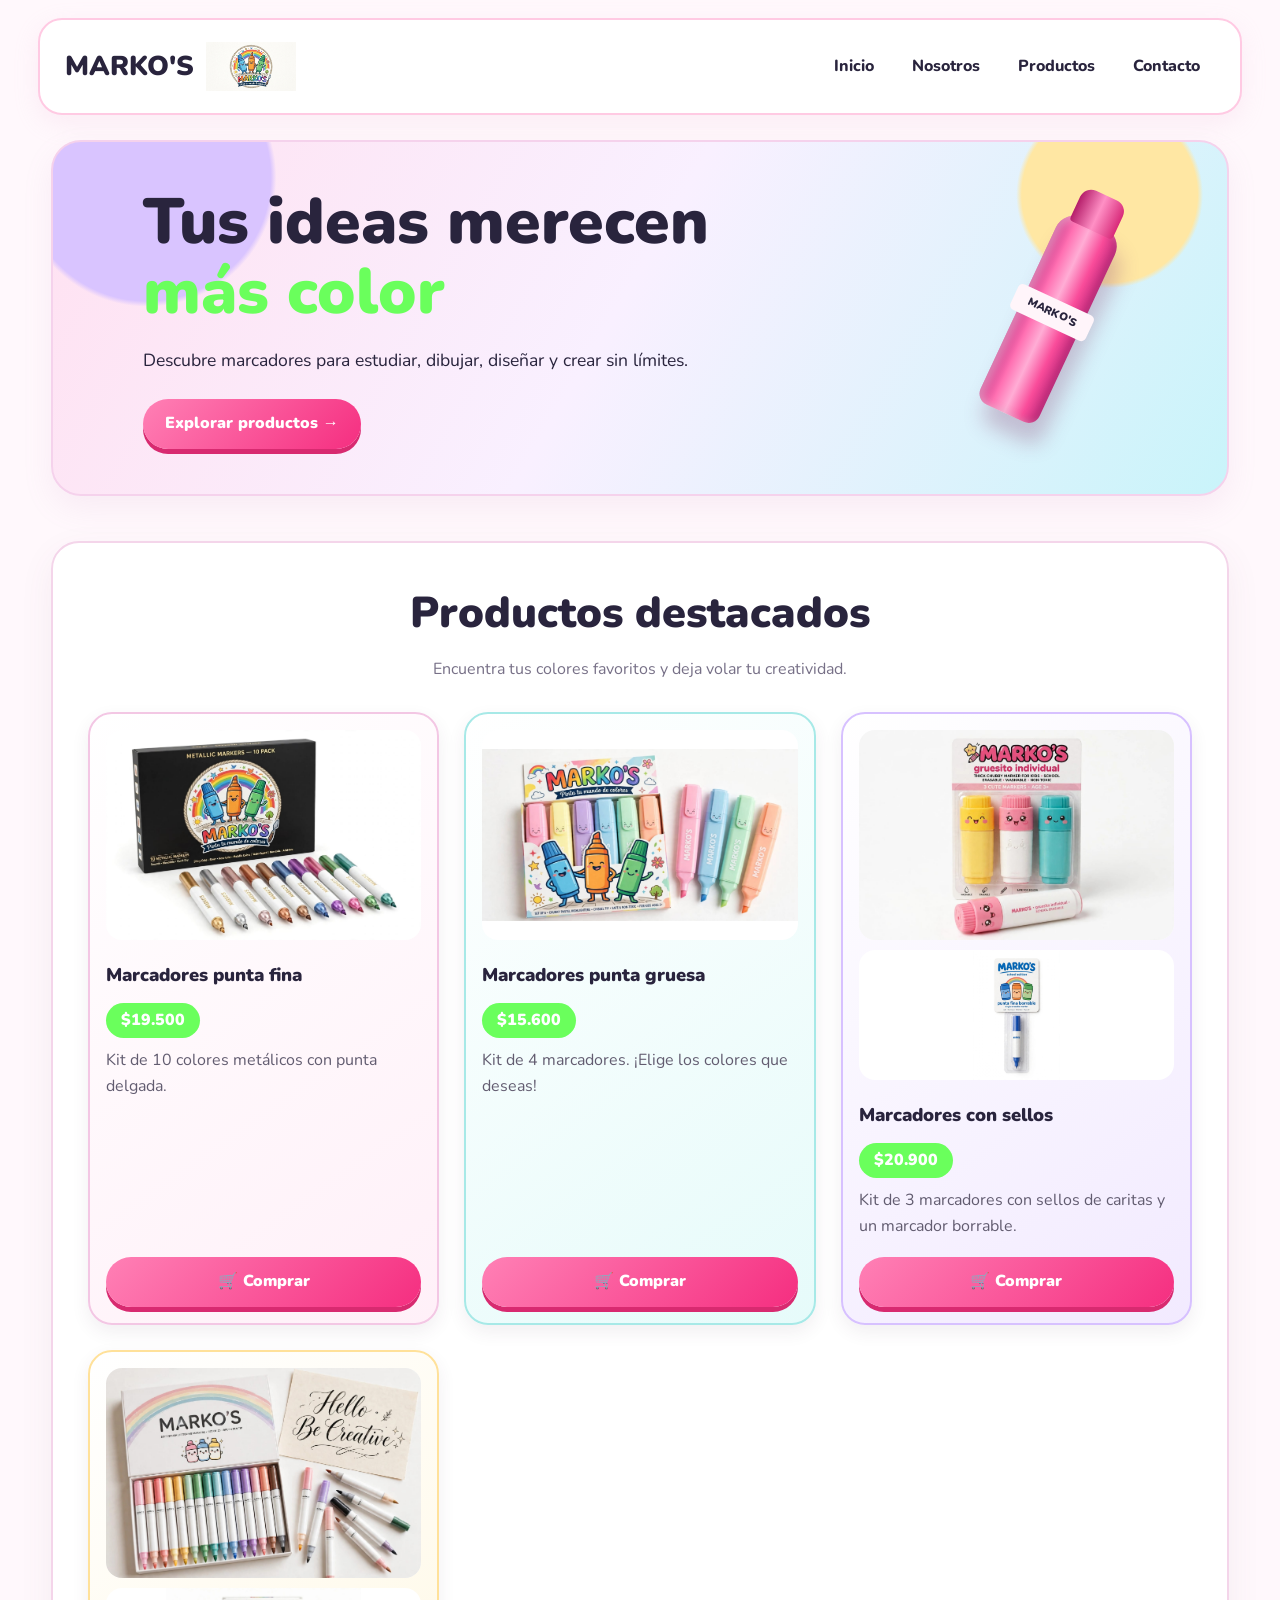
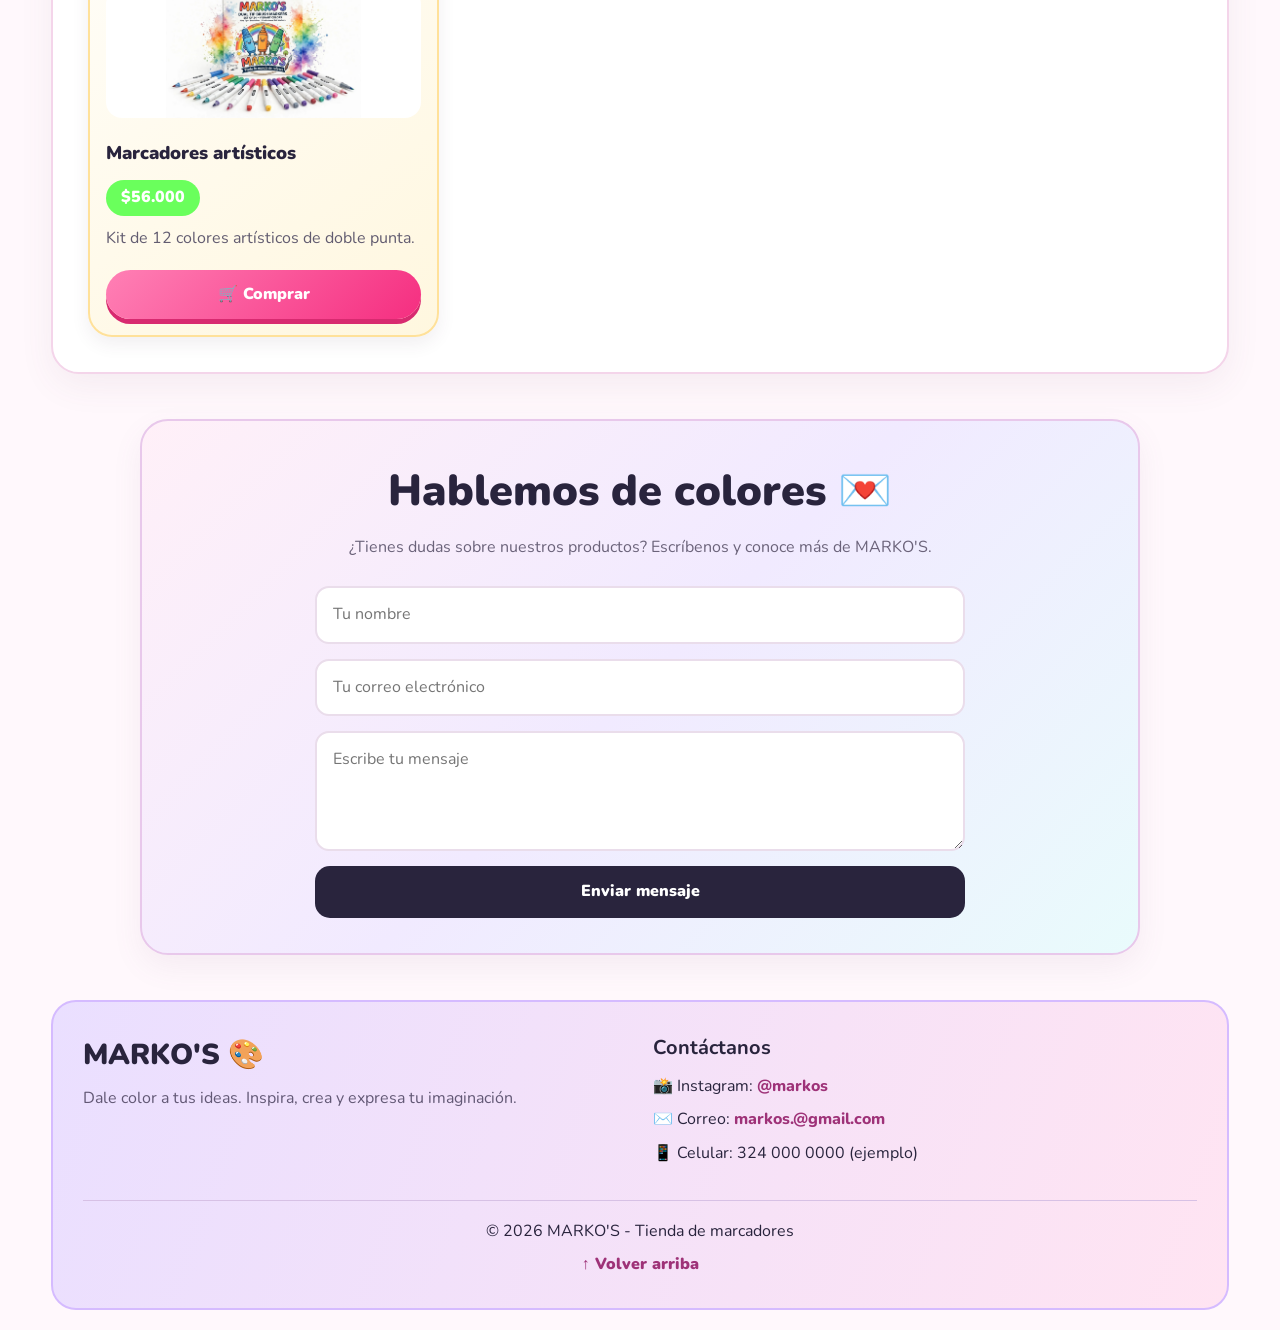
<file: demo/index.html>
<!DOCTYPE html>
<html lang="es">
<head>
    <meta charset="UTF-8">
    <meta name="viewport" content="width=device-width, initial-scale=1.0">
    <link rel="stylesheet" href="css/style.css">
    <title>MARKO'S | Tienda de marcadores</title>
</head>

<body>

    <header>
        <nav>
            <a href="index.html" class="logo">
                MARKO'S
                <img src="imagenes/logo.jpeg" alt="Logo de MARKO'S">
            </a>

            <ul class="nav-links">
                <li><a href="#inicio">Inicio</a></li>
                <li><a href="nosotros.html#quienes-somos">Nosotros</a></li>
                <li><a href="#productos">Productos</a></li>
                <li><a href="#contacto">Contacto</a></li>
            </ul>
        </nav>
    </header>

    <main>

        <!-- INICIO -->
        <section id="inicio" class="hero">
            <div class="hero-text">
                <h1>Tus ideas merecen <span>más color</span></h1>

                <p>
                    Descubre marcadores para estudiar, dibujar,
                    diseñar y crear sin límites.
                </p>

                <a href="#productos" class="boton">
                    Explorar productos →
                </a>
            </div>

            <div class="marcador-3d" aria-label="Marcador decorativo"></div>
        </section>

        <!-- PRODUCTOS -->
        <section id="productos">
            <h2>Productos destacados</h2>

            <p class="subtitulo">
                Encuentra tus colores favoritos y deja volar tu creatividad.
            </p>

            <div class="productos-grid">

                <!-- PRODUCTO 1 -->
                <article class="productos-card">
                    <div class="imagenes-producto">
                        <img src="imagenes/metalicos mk.jpg"
                             alt="Kit de marcadores metálicos">
                    </div>

                    <h3>Marcadores punta fina</h3>
                    <p class="precio">$19.500</p>

                    <p class="descripcion">
                        Kit de 10 colores metálicos con punta delgada.
                    </p>

                    <button class="btn-comprar"
                        onclick="comprar('Marcadores punta fina', 19500)">
                        🛒 Comprar
                    </button>
                </article>

                <!-- PRODUCTO 2 -->
                <article class="productos-card">
                    <div class="imagenes-producto">
                        <img src="imagenes/punta gruesa mk.jpg"
                             alt="Kit de marcadores de punta gruesa">
                    </div>

                    <h3>Marcadores punta gruesa</h3>
                    <p class="precio">$15.600</p>

                    <p class="descripcion">
                        Kit de 4 marcadores. ¡Elige los colores que deseas!
                    </p>

                    <button class="btn-comprar"
                        onclick="comprar('Marcadores punta gruesa', 15600)">
                        🛒 Comprar
                    </button>
                </article>

                <!-- PRODUCTO 3 -->
                <article class="productos-card">
                    <div class="imagenes-producto">
                        <img src="imagenes/sellos mk.jpg"
                             alt="Marcadores con sellos de caritas">

                        <img src="imagenes/individual mk.jpg"
                             alt="Marcador borrable azul">
                    </div>

                    <h3>Marcadores con sellos</h3>
                    <p class="precio">$20.900</p>

                    <p class="descripcion">
                        Kit de 3 marcadores con sellos de caritas
                        y un marcador borrable.
                    </p>

                    <button class="btn-comprar"
                        onclick="comprar('Marcadores con sellos', 20900)">
                        🛒 Comprar
                    </button>
                </article>

                <!-- PRODUCTO 4 -->
                <article class="productos-card">
                    <div class="imagenes-producto">
                        <img src="imagenes/decorativos mk.jpg"
                             alt="Marcadores decorativos de colores">

                        <img src="imagenes/creativo mk.jpg"
                             alt="Marcadores artísticos de doble punta">
                    </div>

                    <h3>Marcadores artísticos</h3>
                    <p class="precio">$56.000</p>

                    <p class="descripcion">
                        Kit de 12 colores artísticos de doble punta.
                    </p>

                    <button class="btn-comprar"
                        onclick="comprar('Marcadores artísticos', 56000)">
                        🛒 Comprar
                    </button>
                </article>

            </div>
        </section>

        <!-- CONTACTO Y FORMULARIO -->
        <section id="contacto">
            <h2>Hablemos de colores 💌</h2>

            <p class="contacto-intro">
                ¿Tienes dudas sobre nuestros productos?
                Escríbenos y conoce más de MARKO'S.
            </p>

            <form id="form-contacto">
                <input type="text" name="nombre"
                       placeholder="Tu nombre" required>

                <input type="email" name="email"
                       placeholder="Tu correo electrónico" required>

                <textarea name="mensaje"
                          placeholder="Escribe tu mensaje"
                          required></textarea>

                <button type="submit">Enviar mensaje</button>
            </form>
        </section>

    </main>

    <!-- PIE DE PÁGINA -->
    <footer>
        <div class="footer-contenido">

            <div class="footer-marca">
                <h2>MARKO'S 🎨</h2>
                <p>
                    Dale color a tus ideas.
                    Inspira, crea y expresa tu imaginación.
                </p>
            </div>

            <div class="footer-contacto">
                <h3>Contáctanos</h3>

                <p>
                    📸 Instagram:
                    <a href="https://www.instagram.com/markos/"
                       target="_blank" rel="noopener noreferrer">
                        @markos
                    </a>
                </p>

                <p>
                    ✉️ Correo:
                    <a href="mailto:markos.@gmail.com">
                        markos.@gmail.com
                    </a>
                </p>

                <p>
                    📱 Celular:
                    <span>324 000 0000 (ejemplo)</span>
                </p>
            </div>

        </div>

        <div class="footer-final">
            <p>&copy; 2026 MARKO'S - Tienda de marcadores</p>
            <a class="volver-arriba" href="#inicio">↑ Volver arriba</a>
        </div>
    </footer>

    <!-- FUNCIONES DE DEMOSTRACIÓN -->
    <script>
        function comprar(producto, precio) {
            const confirmar = confirm(
                "¡Bienvenido a MARKO'S! 🎨\n\n" +
                "Producto: " + producto + "\n" +
                "Precio: $" + precio.toLocaleString("es-CO") +
                "\n\n¿Deseas simular la compra?"
            );

            if (confirmar) {
                alert(
                    "¡Excelente elección! 💖\n\n" +
                    "Has seleccionado: " + producto +
                    "\nTotal simulado: $" +
                    precio.toLocaleString("es-CO") +
                    "\n\nEsta es una demostración académica. " +
                    "No se ha realizado ningún pago."
                );
            }
        }

        document.getElementById("form-contacto")
            .addEventListener("submit", function(event) {
                event.preventDefault();

                alert(
                    "¡Gracias por escribir a MARKO'S! 💌\n\n" +
                    "Este formulario es una demostración. " +
                    "Todavía no envía mensajes reales."
                );

                this.reset();
            });
    </script>

</body>
</html>
</file>
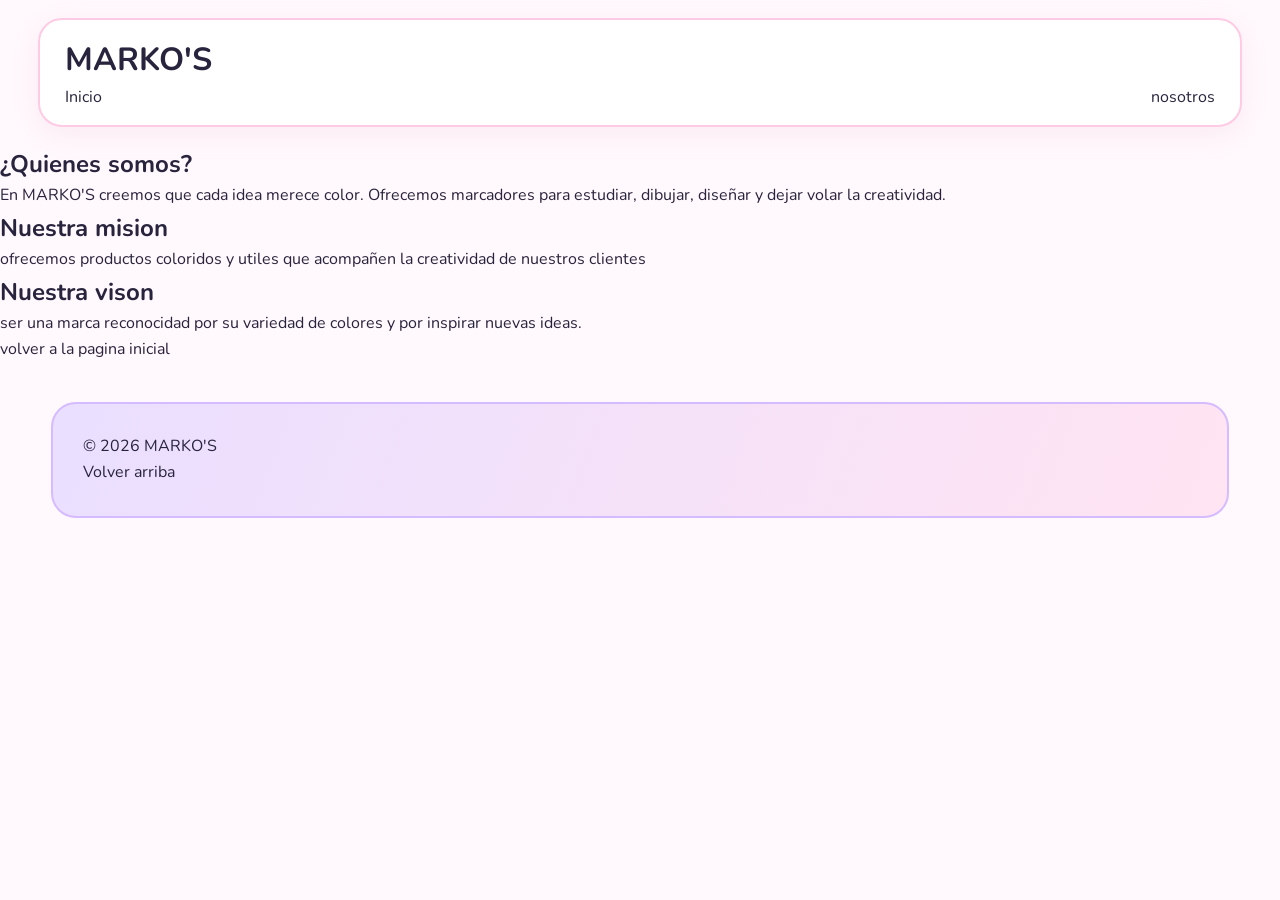
<file: demo/nosotros.html>
<!DOCTYPE html>
<html lang="es">
<head>
    <meta charset="UTF-8">
    <meta name="viewport" content="width=device-width, initial-scale=1.0">
    <link rel="stylesheet" href="css/style.css">
    <title>Nosotros | marko's</title>
</head>
<body>
    <header>
        <h1>MARKO'S</h1>
        <Nav>
            <a href="index.html">Inicio</a>
            <a href="#quienes-somos">nosotros</a>
        </Nav>
    </header>


    <main>
        <section id="quienes-somos" class="fondo-nosotros"> 

            <h2>¿Quienes somos?</h2>
            <p>En MARKO'S creemos que cada idea merece color. 
                Ofrecemos marcadores para estudiar, dibujar, diseñar y dejar volar la creatividad.
            </p>
            <h2>Nuestra mision</h2>
            <p>ofrecemos productos coloridos y utiles que acompañen la creatividad de nuestros clientes</p>
            <h2>Nuestra vison </h2>
            <p>ser una marca reconocidad por su variedad de colores y por inspirar nuevas ideas.</p>
            
            <a href="index.html">volver a la pagina inicial</a>
        </section>
    </main>


    <footer>
        <p>&copy; 2026 MARKO'S</p>
        <a href="#quienes-somos">Volver arriba</a>
    </footer>
</body>
</html>
</file>
<file: demo/css/style.css>
/* =====================================
   MARKO'S | ESTILO GENERAL
===================================== */

@import url('https://fonts.googleapis.com/css2?family=Nunito:wght@400;500;600;700;800;900&display=swap');

:root {
    --rosa: #6aff5c;
    --rosa-claro: #ffe0f1;
    --lila: #d9c4ff;
    --azul: #b9edfa;
    --menta: #c9f4e5;
    --amarillo: #ffe7a3;
    --oscuro: #29243d;
    --blanco: #ffffff;
}

* {
    margin: 0;
    padding: 0;
    box-sizing: border-box;
}

html {
    scroll-behavior: smooth;
    scroll-padding-top: 25px;
}

body {
    font-family: 'Nunito', sans-serif;
    background: #fff8fc;
    color: var(--oscuro);
    line-height: 1.6;
}

img {
    max-width: 100%;
    display: block;
}

a {
    color: inherit;
    text-decoration: none;
}

button,
input,
textarea {
    font: inherit;
}

/* =====================================
   ENCABEZADO
===================================== */

header {
    width: 94%;
    max-width: 1450px;
    margin: 18px auto;
    padding: 14px 25px;
    background: white;
    border: 2px solid #ffcae3;
    border-radius: 24px;
    box-shadow: 0 8px 25px #e8b8d530;
}

nav {
    display: flex;
    align-items: center;
    justify-content: space-between;
    gap: 20px;
    flex-wrap: wrap;
}

.logo {
    display: flex;
    align-items: center;
    gap: 12px;
    font-size: 1.7rem;
    font-weight: 990;
}

.logo img {
    width: 90px;
    height: 65px;
    object-fit: contain;
}

.nav-links {
    list-style: none;
    display: flex;
    align-items: center;
    gap: 8px;
    flex-wrap: wrap;
}

.nav-links a {
    display: inline-block;
    padding: 9px 15px;
    border-radius: 25px;
    font-weight: 800;
    transition: 0.25s;
}

.nav-links a:hover {
    background: var(--rosa);
    color: white;
    transform: translateY(-2px);
}

/* =====================================
   INICIO / BANNER PRINCIPAL
===================================== */

.hero {
    width: 92%;
    max-width: 1400px;
    min-height: 330px;
    margin: 25px auto 40px;
    padding: 45px 7%;
    border: 2px solid #f5d2ec;
    border-radius: 30px;
    background:
        radial-gradient(circle at 90% 15%, #ffe7a3 0 8%, transparent 8.5%),
        radial-gradient(circle at 8% 10%, #d9c4ff 0 11%, transparent 11.5%),
        linear-gradient(120deg, #ffe1f1, #f9f0ff 48%, #c9f4fa);

    display: flex;
    align-items: center;
    justify-content: space-between;
    gap: 35px;
    overflow: hidden;
    box-shadow: 0 12px 30px #c18bb31c;
}

.hero-text {
    max-width: 650px;
}

.hero h1 {
    font-size: clamp(2.2rem, 5vw, 4rem);
    font-weight: 900;
    line-height: 1.1;
    margin-bottom: 18px;
}

.hero h1 span {
    color: var(--rosa);
}

.hero p {
    font-size: 1.1rem;
    margin-bottom: 25px;
}

/* Botones generales */

.boton,
.btn-comprar {
    display: inline-block;
    padding: 12px 22px;
    border: none;
    border-radius: 25px;
    background: linear-gradient(135deg, #ff80b5, #f52e80);
    color: white;
    font-weight: 900;
    cursor: pointer;
    box-shadow: 0 5px 0 #d82a70;
    transition: 0.25s ease;
}

.boton:hover,
.btn-comprar:hover {
    transform: translateY(-3px);
    box-shadow: 0 9px 16px #f52e8040;
}

/* Marcador decorativo 3D */

.marcador-3d {
    position: relative;
    flex-shrink: 0;
    width: 65px;
    height: 210px;
    margin: 25px 55px;
    border-radius: 20px 20px 12px 12px;
    background: linear-gradient(
        90deg,
        #c82d82,
        #ff70b2 25%,
        #ffadd5 48%,
        #f94c9a 75%,
        #c82d82
    );
    box-shadow:
        12px 18px 20px #8e4b7950,
        inset 5px 0 8px #ffffff70,
        inset -5px 0 8px #7e164a40;
    transform: rotate(25deg);
    transition: transform 0.4s ease;
}

.marcador-3d::before {
    content: "";
    position: absolute;
    top: -30px;
    left: 9px;
    width: 47px;
    height: 38px;
    border-radius: 12px 12px 4px 4px;
    background: linear-gradient(90deg, #b51e6a, #ff90c5, #d82a79);
}

.marcador-3d::after {
    content: "MARKO'S";
    position: absolute;
    top: 85px;
    left: -9px;
    width: 83px;
    padding: 5px 0;
    background: #fff5fa;
    color: var(--oscuro);
    text-align: center;
    font-size: 11px;
    font-weight: 900;
    border-radius: 5px;
}

.marcador-3d:hover {
    transform: rotate(12deg) translateY(-10px);
}

/* =====================================
   SECCIÓN DE PRODUCTOS
===================================== */

#productos {
    width: 92%;
    max-width: 1400px;
    margin: 45px auto;
    padding: 35px;
    background: white;
    border: 2px solid #f4d5ea;
    border-radius: 28px;
    box-shadow: 0 12px 35px #70426912;
}

#productos h2,
#contacto h2 {
    text-align: center;
    font-size: clamp(1.8rem, 4vw, 2.7rem);
    font-weight: 900;
    margin-bottom: 10px;
}

.subtitulo {
    text-align: center;
    color: #777087;
    margin-bottom: 30px;
}

/* Tres columnas */

.productos-grid {
    display: grid;
    grid-template-columns: repeat(3, minmax(0, 1fr));
    gap: 25px;
    align-items: stretch;
}

/* Tarjetas */

.productos-card {
    min-width: 0;
    padding: 16px;
    display: flex;
    flex-direction: column;
    align-items: stretch;
    background: linear-gradient(145deg, #ffffff, #fff0f8);
    border: 2px solid #f3c7e4;
    border-radius: 24px;
    box-shadow: 0 7px 18px #4b304b14;
    transition: transform 0.3s ease, box-shadow 0.3s ease;
}

.productos-card:nth-child(2) {
    background: linear-gradient(145deg, white, #e6fbfa);
    border-color: #a7e9e7;
}

.productos-card:nth-child(3) {
    background: linear-gradient(145deg, white, #f2eaff);
    border-color: #d7c1ff;
}

.productos-card:nth-child(4) {
    background: linear-gradient(145deg, white, #fff7df);
    border-color: #ffe19a;
}

.productos-card:hover {
    transform: translateY(-8px);
    box-shadow: 0 18px 30px #7b548b25;
}

/* Imágenes de cada producto */

.imagenes-producto {
    display: grid;
    grid-template-columns: 1fr;
    gap: 10px;
    margin-bottom: 12px;
}

.imagenes-producto img {
    width: 100%;
    height: 210px;
    object-fit: contain;
    background: white;
    border-radius: 16px;
    transition: transform 0.3s ease;
}

.imagenes-producto img + img {
    height: 130px;
}

.productos-card:hover .imagenes-producto img {
    transform: scale(1.02);
}

.productos-card h3 {
    font-size: 1.15rem;
    font-weight: 900;
    margin: 8px 0;
}

.productos-card .precio {
    display: inline-block;
    align-self: flex-start;
    padding: 5px 15px;
    border-radius: 25px;
    background: var(--rosa);
    color: white;
    font-weight: 900;
    margin: 5px 0 10px;
}

.productos-card .descripcion {
    color: #625c70;
    margin-bottom: 18px;
}

/* Botón al fondo de la tarjeta */

.productos-card .btn-comprar {
    width: 100%;
    margin-top: auto;
    text-align: center;
}

.productos-card .btn-comprar:active {
    transform: translateY(2px);
    box-shadow: 0 2px 0 #c92569;
}

/* =====================================
   CONTACTO
===================================== */

#contacto {
    width: 92%;
    max-width: 1000px;
    margin: 45px auto;
    padding: 35px;
    background: linear-gradient(135deg, #fff0f8, #f1eaff, #e9fbfc);
    border: 2px solid #e8c8eb;
    border-radius: 28px;
    box-shadow: 0 12px 30px #80638b15;
}

.contacto-intro {
    text-align: center;
    color: #6b637a;
    margin-bottom: 20px;
}

#contacto form {
    display: grid;
    gap: 15px;
    max-width: 650px;
    margin: 25px auto 0;
}

#contacto input,
#contacto textarea {
    width: 100%;
    padding: 14px 16px;
    border: 2px solid #eaddeb;
    border-radius: 14px;
    outline: none;
    background: white;
}

#contacto input:focus,
#contacto textarea:focus {
    border-color: var(--rosa);
    box-shadow: 0 0 0 4px #ff5c9a20;
}

#contacto textarea {
    min-height: 120px;
    resize: vertical;
}

#contacto form button {
    padding: 13px;
    border: none;
    border-radius: 15px;
    background: var(--oscuro);
    color: white;
    font-weight: 900;
    cursor: pointer;
    transition: 0.25s;
}

#contacto form button:hover {
    background: #5b477f;
    transform: translateY(-2px);
}

/* =====================================
   PIE DE PÁGINA Y REDES
===================================== */

footer {
    width: 92%;
    max-width: 1400px;
    margin: 40px auto 20px;
    padding: 30px;
    background: linear-gradient(110deg, #eadfff, #ffe4f2);
    border: 2px solid #d5bbff;
    border-radius: 25px;
}

.footer-contenido {
    display: grid;
    grid-template-columns: 1fr 1fr;
    gap: 25px;
    align-items: start;
}

.footer-marca h2 {
    font-size: 1.8rem;
    font-weight: 900;
}

.footer-marca p {
    color: #625875;
    margin-top: 8px;
}

.footer-contacto h3 {
    font-size: 1.25rem;
    margin-bottom: 10px;
}

.footer-contacto p {
    margin: 8px 0;
    overflow-wrap: anywhere;
}

.footer-contacto a {
    color: #9e3278;
    font-weight: 800;
}

.footer-contacto a:hover {
    text-decoration: underline;
}

.footer-final {
    text-align: center;
    border-top: 1px solid #d7c1e5;
    margin-top: 25px;
    padding-top: 18px;
}

.volver-arriba {
    display: inline-block;
    margin-top: 8px;
    color: #9e3278;
    font-weight: 900;
}

/* =====================================
   RESPONSIVE: TABLETAS
===================================== */

@media (max-width: 900px) {
    .productos-grid {
        grid-template-columns: repeat(2, minmax(0, 1fr));
    }

    .hero {
        padding: 35px;
    }

    #productos {
        padding: 25px;
    }
}

/* =====================================
   RESPONSIVE: CELULARES
===================================== */

@media (max-width: 600px) {
    header {
        width: 94%;
        padding: 15px;
    }

    nav {
        justify-content: center;
    }

    .logo {
        justify-content: center;
        font-size: 1.5rem;
    }

    .logo img {
        width: 65px;
        height: 55px;
    }

    .nav-links {
        justify-content: center;
        gap: 3px;
    }

    .nav-links a {
        padding: 8px 10px;
        font-size: 0.85rem;
    }

    .hero,
    #productos,
    #contacto,
    footer {
        width: 94%;
    }

    .hero {
        flex-direction: column;
        text-align: center;
        padding: 30px 20px;
    }

    .marcador-3d {
        margin: 35px 0 20px;
    }

    #productos,
    #contacto {
        padding: 20px;
    }

    .productos-grid {
        grid-template-columns: 1fr;
        gap: 20px;
        padding: 0;
    }

    .imagenes-producto img {
        height: 240px;
    }

    .imagenes-producto img + img {
        height: 180px;
    }

    .footer-contenido {
        grid-template-columns: 1fr;
        text-align: center;
    }
}
           /*sobre nosotros*/
           .imagen-nosotros{
            width: 1oo%;
            max-width: 500px;
            height: 320px;
            object-fit:cover;
            border-radius:20px
            display:block;
            margin: 20px auto;
            box-shadow: 0 8px 20px rgba(32,36,61,0.15);

           }
</file>
